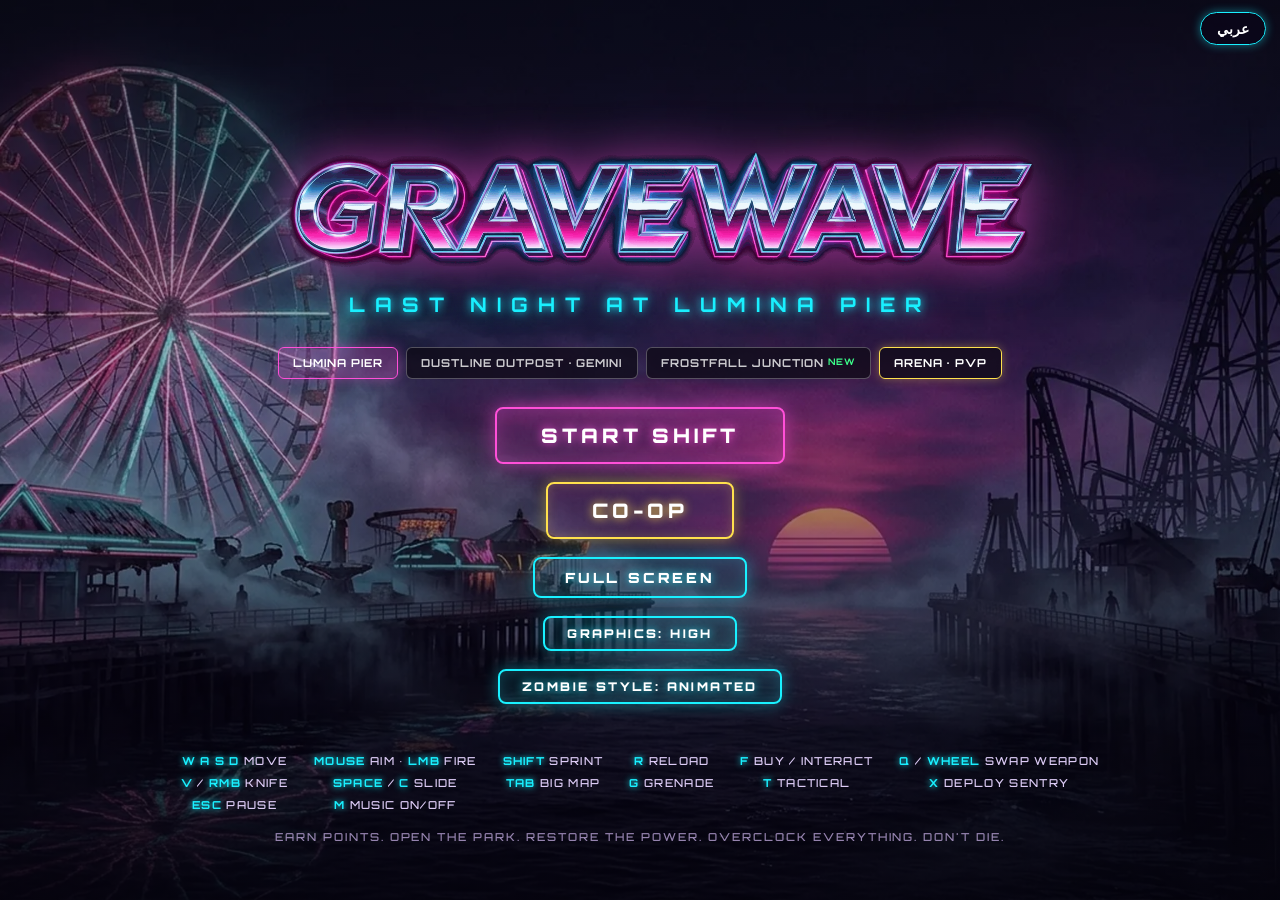
<file: index.html>
<!DOCTYPE html>
<html lang="en">
<head>
<meta charset="utf-8">
<meta name="viewport" content="width=device-width, initial-scale=1, maximum-scale=1, user-scalable=no, viewport-fit=cover">
<meta name="theme-color" content="#07040f">
<meta name="mobile-web-app-capable" content="yes">
<meta name="apple-mobile-web-app-capable" content="yes">
<meta name="apple-mobile-web-app-status-bar-style" content="black-translucent">
<meta name="apple-mobile-web-app-title" content="Gravewave">
<link rel="manifest" href="manifest.webmanifest">
<link rel="apple-touch-icon" href="assets/ui/icon_192.png">
<link rel="icon" href="assets/ui/icon_192.png">
<title>GRAVEWAVE — Last Night at Lumina Pier</title>
<link rel="stylesheet" href="css/style.css">
</head>
<body>
<script>
/* If the game can't start (blocked script, old browser, bad network) say so on screen, so a screenshot tells us why. */
(function () {
  var shown = false;
  function show(msg) {
    if (shown || !document.body) return;
    shown = true;
    var d = document.createElement('div');
    d.style.cssText = 'position:fixed;left:0;right:0;top:0;z-index:99;padding:12px 16px;background:#7a0a1c;color:#fff;font:13px/1.5 monospace;white-space:pre-wrap;word-break:break-all';
    d.textContent = 'GRAVEWAVE could not start\n' + msg + '\n(' + navigator.userAgent + ')';
    document.body.appendChild(d);
  }
  window.addEventListener('error', function (e) {
    var t = e.target;
    if (t && t !== window) {
      if (t.tagName === 'SCRIPT') show('Failed to load: ' + t.src); // images and fonts have fallbacks; only a missing script is fatal
    } else show((e.message || 'error') + (e.filename ? '\n' + e.filename + ':' + e.lineno : ''));
  }, true);
  window.addEventListener('unhandledrejection', function (e) { if (!window.GW || !GW.Game) show(String(e.reason)); });
  setTimeout(function () {
    if (!(window.GW && GW.Game)) show('The game files did not finish loading.\nCheck the connection and reload the page.');
  }, 15000);
})();
</script>
<div id="game">
  <canvas id="view"></canvas>
  <div id="vignette"></div>
  <div id="fps" class="hidden"></div>
  <div id="flash"></div>

  <!-- ===================== IN-GAME HUD ===================== -->
  <div id="hud" class="hidden">
    <div id="hud-tl">
      <div id="zone-name"></div>
      <div id="objective"></div>
      <div id="power-status"></div>
      <div id="mates"></div>
    </div>

    <div id="hud-tr">
      <canvas id="minimap" width="288" height="225"></canvas>
      <div id="minimap-legend">MAP · TAB</div>
    </div>

    <div id="bigmap-wrap" class="hidden"><canvas id="bigmap" width="864" height="648"></canvas></div>

    <div id="powerups"></div>

    <img id="boss-card" alt="">
    <div id="boss">
      <div id="boss-name">THE HEADLINER</div>
      <div id="boss-bar"><div id="boss-fill"></div><i></i><i></i></div>
      <div id="boss-phase"></div>
    </div>

    <div id="announce">
      <div id="announce-main"></div>
      <div id="announce-sub"></div>
    </div>

    <div id="prompt"></div>

    <div id="hud-bl">
      <div id="perks"></div>
      <div id="vitals">
        <div id="armor" class="off">
          <span class="vital-label">ARM</span>
          <div id="armor-bar"><div id="armor-fill"></div></div>
          <span id="armor-num">0</span>
        </div>
        <div id="health">
          <span class="vital-label">HP</span>
          <div id="health-bar"><div id="health-fill"></div></div>
          <span id="health-num">100</span>
          <span id="regen-tag">REGEN</span>
        </div>
        <div id="stamina">
          <span class="vital-label">RUN</span>
          <div id="stamina-bar"><div id="stamina-fill"></div></div>
        </div>
      </div>
      <canvas id="round" width="260" height="120"></canvas>
    </div>

    <div id="hud-br">
      <div id="score-pops"></div>
      <div id="points">500</div>
      <div id="weapon-name"></div>
      <canvas id="weapon-icon" width="220" height="64"></canvas>
      <div id="ammo"><span id="clip">8</span><span id="ammo-sep">/</span><span id="reserve">80</span></div>
      <div id="ammo-hint"></div>
      <div id="sub-row">
        <div id="sentry-tag">X SENTRY</div>
        <div id="tactical"></div>
        <div id="grenades"></div>
        <div id="slots"></div>
      </div>
    </div>
  </div>

  <!-- ===================== TOUCH CONTROLS (phones / tablets) ===================== -->
  <div id="touch">
    <svg id="tb-icons" xmlns="http://www.w3.org/2000/svg" width="0" height="0" aria-hidden="true" focusable="false" style="position:absolute;width:0;height:0;overflow:hidden">
      <defs>
        <!-- on-screen button icons: hand drawn on a 24-unit grid, white strokes; the buttons colour them (currentColor) -->
        <symbol id="i-knife" viewBox="0 0 24 24"><path d="M9.6 12.2 18.4 3.6c.8-.6 1.6-.7 2.4-.6.1.8 0 1.6-.6 2.4l-7.6 9.6z" fill="currentColor" fill-opacity=".3"/><path d="M9.6 12.2 18.4 3.6c.8-.6 1.6-.7 2.4-.6.1.8 0 1.6-.6 2.4l-7.6 9.6z"/><path d="m11.8 12.4 6.6-6.8" stroke-width="1.2" opacity=".75"/><path d="m7.6 10.6 5.8 5.8"/><path d="M10.4 13.6 5 19" stroke-width="3.6"/><circle cx="4.2" cy="19.8" r="1.2" fill="currentColor"/></symbol>
        <symbol id="i-nade" viewBox="0 0 24 24"><ellipse cx="11.5" cy="15" rx="6.2" ry="6.6" fill="currentColor" fill-opacity=".22"/><ellipse cx="11.5" cy="15" rx="6.2" ry="6.6"/><path d="M5.6 13h11.8M5.6 17h11.8M11.5 8.6v13" stroke-width="1.4"/><path d="M9 8.6V6.4h5v2.2"/><path d="M14 6.4c3.6-.4 5.4 1.4 5.6 5.2"/><circle cx="7.6" cy="4.6" r="2"/><path d="M9.4 5.4 10 6.4"/></symbol>
        <symbol id="i-cryo" viewBox="0 0 24 24"><path d="M12 2.5v19M3.8 7.2l16.4 9.6M3.8 16.8l16.4-9.6"/><path d="m9.4 3.8 2.6 2.4 2.6-2.4M9.4 20.2l2.6-2.4 2.6 2.4M4 10.6l3.4-1 .8-3.4M20 13.4l-3.4 1-.8 3.4M4 13.4l3.4 1 .8 3.4M20 10.6l-3.4-1-.8-3.4" stroke-width="1.6"/></symbol>
        <symbol id="i-lure" viewBox="0 0 24 24"><circle cx="12" cy="12" r="2.6" fill="currentColor"/><path d="M8.2 8.2a5.4 5.4 0 0 0 0 7.6M15.8 8.2a5.4 5.4 0 0 1 0 7.6M5.2 5.2a9.6 9.6 0 0 0 0 13.6M18.8 5.2a9.6 9.6 0 0 1 0 13.6"/></symbol>
        <symbol id="i-bubble" viewBox="0 0 24 24"><path d="M3.5 18.5a8.5 8.5 0 0 1 17 0z" fill="currentColor" fill-opacity=".22"/><path d="M3.5 18.5a8.5 8.5 0 0 1 17 0M2 18.5h20"/><path d="M7.4 13.2a5.4 5.4 0 0 1 3.4-3.2" stroke-width="1.6"/></symbol>
        <symbol id="i-tac" viewBox="0 0 24 24"><rect x="7.5" y="7" width="9" height="13" rx="2"/><path d="M10 7V4.5h4V7M7.5 11.5h9M7.5 15.5h9"/></symbol>
        <symbol id="i-dash" viewBox="0 0 24 24"><path d="m4.5 5.5 6.5 6.5-6.5 6.5M12.5 5.5 19 12l-6.5 6.5" stroke-width="2.8"/></symbol>
        <symbol id="i-reload" viewBox="0 0 24 24"><path d="M19.4 12.6a7.5 7.5 0 1 1-2.3-6.1"/><path d="M18.6 2.8v4.6H14"/><path d="M10.5 16v-4.6c0-1.3.6-2.5 1.5-3.1.9.6 1.5 1.8 1.5 3.1V16z" fill="currentColor" stroke-width="1"/></symbol>
        <symbol id="i-swap" viewBox="0 0 24 24"><path d="M4 8h15M15.5 4.5 19 8l-3.5 3.5M20 16H5M8.5 12.5 5 16l3.5 3.5"/></symbol>
        <symbol id="i-sentry" viewBox="0 0 24 24"><rect x="6.5" y="9.5" width="10" height="6.5" rx="2" fill="currentColor" fill-opacity=".22"/><rect x="6.5" y="9.5" width="10" height="6.5" rx="2"/><path d="M16.5 12.7h5M2.5 5.5h7M13.5 5.5h7M8 9.5 6 5.5M15 9.5l2-4"/><path d="M8.5 19.5h6" stroke-dasharray="2 2"/><circle cx="10" cy="12.7" r="1" fill="currentColor"/></symbol>
        <symbol id="i-hand" viewBox="0 0 24 24"><path d="M7.5 12.5V8a1.5 1.5 0 0 1 3 0v3.5V5.5a1.5 1.5 0 0 1 3 0v6V6.8a1.5 1.5 0 0 1 3 0v5.2-2.4a1.5 1.5 0 0 1 3 0v5c0 4-2.6 6.8-6.6 6.8h-1c-2.4 0-3.8-1-5-2.8l-2.6-4a1.5 1.5 0 0 1 2.4-1.8z" fill="currentColor" fill-opacity=".18"/></symbol>
        <symbol id="i-run" viewBox="0 0 24 24"><circle cx="15.6" cy="4.2" r="2.1" fill="currentColor" stroke="none"/><path d="m13.8 8.2-3 6.2M13.4 8.6l3.4 3 2.8-.4M13.6 8.4l-4.4.2-2.2 3M10.8 14.4l3.6 2.4-1.2 4.6M10.8 14.4l-2.6 3.8-4.4.4" stroke-width="2.3"/><path d="M1.5 9h3M2.5 12.5h2.5" stroke-width="1.5" opacity=".7"/></symbol>
        <symbol id="i-pause" viewBox="0 0 24 24"><rect x="6.5" y="5" width="3.8" height="14" rx="1.2" fill="currentColor" stroke="none"/><rect x="13.7" y="5" width="3.8" height="14" rx="1.2" fill="currentColor" stroke="none"/></symbol>
        <symbol id="i-expand" viewBox="0 0 24 24"><path d="M4 9.5V4h5.5M20 9.5V4h-5.5M4 14.5V20h5.5M20 14.5V20h-5.5M4 4l5 5M20 4l-5 5M4 20l5-5M20 20l-5-5"/></symbol>
        <symbol id="i-lock" viewBox="0 0 24 24"><rect x="5" y="10.5" width="14" height="10" rx="2" fill="currentColor" stroke="none"/><path d="M8 10.5V7.5a4 4 0 0 1 8 0v3" stroke-width="2.6"/></symbol>
      </defs>
    </svg>
    <div id="stick-l" class="stick-zone"><div class="stick-base"></div><div class="stick-knob"></div></div>
    <div id="stick-r" class="stick-zone"><div class="stick-base"></div><div class="stick-knob"></div></div>
    <!-- on-screen buttons are pictures (the icons above); a badge shows what is left to throw -->
    <div class="tbtns">
      <button id="tb-use" class="tbtn big" data-key="KeyF" aria-label="use / buy"><svg class="ico"><use href="#i-hand"/></svg><span class="tb-lbl">USE</span></button>
      <button id="tb-reload" class="tbtn" data-key="KeyR" aria-label="reload"><svg class="ico"><use href="#i-reload"/></svg></button>
      <button id="tb-swap" class="tbtn" data-key="KeyQ" aria-label="swap weapon"><svg class="ico"><use href="#i-swap"/></svg></button>
      <button id="tb-nade" class="tbtn" data-key="KeyG" data-throw="1" aria-label="grenade"><svg class="ico"><use href="#i-nade"/></svg><b class="tb-n" id="tb-nade-n"></b></button>
      <button id="tb-tac" class="tbtn" data-key="KeyT" data-throw="1" aria-label="tactical grenade"><svg class="ico"><use id="tb-tac-ico" href="#i-tac"/></svg><b class="tb-n" id="tb-tac-n"></b></button>
      <button id="tb-knife" class="tbtn" data-key="KeyV" aria-label="knife"><svg class="ico"><use href="#i-knife"/></svg></button>
      <button id="tb-sentry" class="tbtn hidden" data-key="KeyX" aria-label="place sentry"><svg class="ico"><use href="#i-sentry"/></svg></button>
      <button id="tb-dash" class="tbtn" data-key="Space" aria-label="slide"><svg class="ico"><use href="#i-dash"/></svg></button>
    </div>
    <!-- sprint lock: tap once to keep running, tap again (or stop, or run out of breath) to walk -->
    <button id="tb-sprint" class="tbtn" aria-label="sprint" aria-pressed="false"><svg class="ico"><use href="#i-run"/></svg><b class="tb-n tb-lock"><svg class="ico"><use href="#i-lock"/></svg></b></button>
    <button id="tb-pause" class="tbtn small" data-key="Escape" aria-label="pause"><svg class="ico"><use href="#i-pause"/></svg></button>
    <button id="tb-map" aria-label="big map"><svg class="ico"><use href="#i-expand"/></svg></button>
    <!-- button layout editor (phones): drag buttons, change their size and see-through -->
    <div id="tb-editor">
      <div id="ed-name">Drag a button to move it</div>
      <div class="ed-row">
        <span class="ed-label">SIZE</span><button id="ed-small" class="ed-btn">−</button><button id="ed-big" class="ed-btn">+</button>
        <span class="ed-label">SEE-THROUGH</span><button id="ed-fade" class="ed-btn">−</button><button id="ed-solid" class="ed-btn">+</button>
        <button id="ed-reset" class="ed-btn wide">RESET</button>
        <button id="ed-done" class="ed-btn wide on">DONE</button>
      </div>
    </div>
  </div>
  <div id="rotate"><div>⟳</div><p>Turn your phone sideways to play</p></div>

  <!-- ===================== TITLE SCREEN ===================== -->
  <div id="menu" class="screen">
    <button id="btn-lang" class="lang-btn">عربي</button>
    <div class="title-wrap">
      <div class="title-sun"></div>
      <h1 class="title">GRAVEWAVE</h1>
      <div class="subtitle">LAST NIGHT AT LUMINA PIER</div>
    </div>
    <div id="map-pick">
      <button id="map-lumina" class="map-btn on">LUMINA PIER</button>
      <button id="map-gemini" class="map-btn">DUSTLINE OUTPOST · GEMINI</button>
      <button id="map-frostfall" class="map-btn">FROSTFALL JUNCTION <span style="color:#3dff8b;font-size:9px;vertical-align:top">NEW</span></button>
      <a id="map-arena" class="map-btn" href="arena.html">ARENA · PVP</a>
    </div>
    <button id="btn-start" class="neon-btn">START SHIFT</button>
    <button id="btn-coop" class="neon-btn coop">CO-OP</button>
    <button id="btn-full" class="neon-btn alt hidden">FULL SCREEN</button>
    <div id="ios-tip" class="hidden">
      <b class="only-en">Full screen on iPhone</b>
      <span class="only-en">Tap <i class="share-ico"></i> Share, then <b>Add to Home Screen</b>, and open GRAVEWAVE from its icon.</span>
      <b class="only-ar">شاشة كاملة في الآيفون</b>
      <span class="only-ar">اضغط زر المشاركة <i class="share-ico"></i> ثم «إضافة إلى الشاشة الرئيسية»، وافتح اللعبة من الأيقونة.</span>
    </div>
    <div class="touch-row">
      <button class="neon-btn alt small-btn aim-toggle">FIRE: DRAG TO SHOOT</button>
      <button class="neon-btn alt small-btn touch-only btn-layout">BUTTONS</button>
      <button class="neon-btn alt small-btn gfx-toggle">GRAPHICS: HIGH</button>
    </div>
    <div class="touch-row">
      <button class="neon-btn alt small-btn zstyle-toggle">ZOMBIE STYLE: ANIMATED</button>
    </div>
    <div class="touch-hint">Left thumb: move (push past the ring, or tap the runner to lock sprint on) · Right thumb: aim and shoot · » slides · Tap the map to enlarge it</div>
    <div id="best"></div>
    <div class="controls">
      <div><b>W A S D</b> move</div>
      <div><b>MOUSE</b> aim &middot; <b>LMB</b> fire</div>
      <div><b>SHIFT</b> sprint</div>
      <div><b>R</b> reload</div>
      <div><b>F</b> buy / interact</div>
      <div><b>Q</b> / <b>WHEEL</b> swap weapon</div>
      <div><b>V</b> / <b>RMB</b> knife</div>
      <div><b>SPACE</b> / <b>C</b> slide</div>
      <div><b>TAB</b> big map</div>
      <div><b>G</b> grenade</div>
      <div><b>T</b> tactical</div>
      <div><b>X</b> deploy sentry</div>
      <div><b>ESC</b> pause</div>
      <div><b>M</b> music on/off</div>
    </div>
    <div class="tip">Earn points. Open the park. Restore the power. Overclock everything. Don't die.</div>
  </div>

  <!-- ===================== CO-OP LOBBY ===================== -->
  <div id="lobby" class="screen hidden">
    <h2 class="screen-head">CO-OP</h2>
    <div class="lobby-sub">Up to 4 players against the horde</div>
    <div id="lobby-pick">
      <div id="server-pick">
        <button id="srv-online" class="srv-btn">ONLINE · FROM ANYWHERE</button>
        <button id="srv-home" class="srv-btn">HOME · SAME WI-FI</button>
      </div>
      <div id="srv-note" class="srv-note"></div>
      <div id="home-row" class="join-row hidden">
        <input id="home-addr" maxlength="40" placeholder="192.168.1.5" autocomplete="off" autocorrect="off" autocapitalize="off" spellcheck="false" inputmode="url">
        <button id="btn-home-go" class="neon-btn alt">GO</button>
      </div>
      <div id="room-actions">
      <button id="btn-host" class="neon-btn">CREATE ROOM</button>
      <div class="join-row">
        <input id="join-code" maxlength="4" placeholder="CODE" autocomplete="off" autocorrect="off" autocapitalize="characters" spellcheck="false" inputmode="text">
        <button id="btn-join" class="neon-btn alt">JOIN</button>
      </div>
      </div>
    </div>
    <div id="lobby-room" class="hidden">
      <div class="room-label">ROOM CODE</div>
      <div id="room-code">----</div>
      <div id="room-players"></div>
      <div id="room-hint" class="dim"></div>
      <button id="btn-coop-start" class="neon-btn">START GAME</button>
      <div id="room-wait" class="dim"></div>
    </div>
    <div id="lobby-msg"></div>
    <button id="btn-lobby-back" class="neon-btn alt small-btn">BACK</button>
  </div>

  <!-- ===================== PAUSE ===================== -->
  <div id="pause" class="screen hidden">
    <h2 class="screen-head">PAUSED</h2>
    <div class="sliders">
      <label>MUSIC <input id="vol-music" type="range" min="0" max="100" value="55"></label>
      <label>SFX <input id="vol-sfx" type="range" min="0" max="100" value="85"></label>
    </div>
    <label class="opt"><input id="opt-fps" type="checkbox"> SHOW FPS <span class="dim">(F3)</span></label>
    <div class="touch-row">
      <button class="neon-btn alt small-btn aim-toggle">FIRE: DRAG TO SHOOT</button>
      <button class="neon-btn alt small-btn touch-only btn-layout">BUTTONS</button>
      <button class="neon-btn alt small-btn gfx-toggle">GRAPHICS: HIGH</button>
    </div>
    <div class="touch-row">
      <button class="neon-btn alt small-btn zstyle-toggle">ZOMBIE STYLE: ANIMATED</button>
    </div>
    <button id="btn-resume" class="neon-btn">RESUME</button>
    <button id="btn-restart" class="neon-btn alt">RESTART</button>
    <div class="controls small">
      <div><b>F</b> buy / interact</div><div><b>R</b> reload</div><div><b>Q</b> swap</div>
      <div><b>V</b> knife</div><div><b>G</b> grenade</div><div><b>SHIFT</b> sprint</div>
      <div><b>T</b> tactical</div><div><b>X</b> deploy sentry</div><div><b>M</b> music</div>
    </div>
  </div>

  <!-- ===================== OVERCLOCKER: CHOOSE AN AMMO MOD ===================== -->
  <div id="modpick" class="screen hidden">
    <h2 class="screen-head">CHOOSE AN AMMO MOD</h2>
    <div class="lobby-sub">Your weapon is overclocked. Pick what its rounds do.</div>
    <div id="modpick-list"></div>
    <button class="neon-btn alt small-btn" onclick="GW.Game.closeModPick(null)">LATER</button>
  </div>

  <!-- ===================== GAME OVER ===================== -->
  <div id="gameover" class="screen hidden">
    <h2 class="screen-head red">GAME OVER</h2>
    <div id="go-round"></div>
    <div id="go-stats"></div>
    <button id="btn-again" class="neon-btn">PLAY AGAIN</button>
  </div>
</div>

<script src="js/utils.js"></script>
<script src="js/config.js"></script>
<script src="js/i18n.js"></script>
<script src="js/art.js"></script>
<script src="js/assets.js"></script>
<script src="js/audio.js"></script>
<script src="js/input.js"></script>
<script src="js/touch.js"></script>
<script src="js/map.js"></script>
<script src="js/mapart.js"></script>
<script src="js/map_gemini.js"></script>
<script src="js/map_frostfall.js"></script>
<script src="js/fx.js"></script>
<script src="js/weapons.js"></script>
<script src="js/zombies.js"></script>
<script src="js/boss.js"></script>
<script src="js/director.js"></script>
<script src="js/player.js"></script>
<script src="js/gadgets.js"></script>
<script src="js/allies.js"></script>
<script src="js/facilities.js"></script>
<script src="js/interact.js"></script>
<script src="js/quest_frostfall.js"></script>
<script src="js/render.js"></script>
<script src="js/hud.js"></script>
<script src="js/perf.js"></script>
<script src="js/game.js"></script>
<script src="js/net.js"></script>
</body>
</html>
</file>
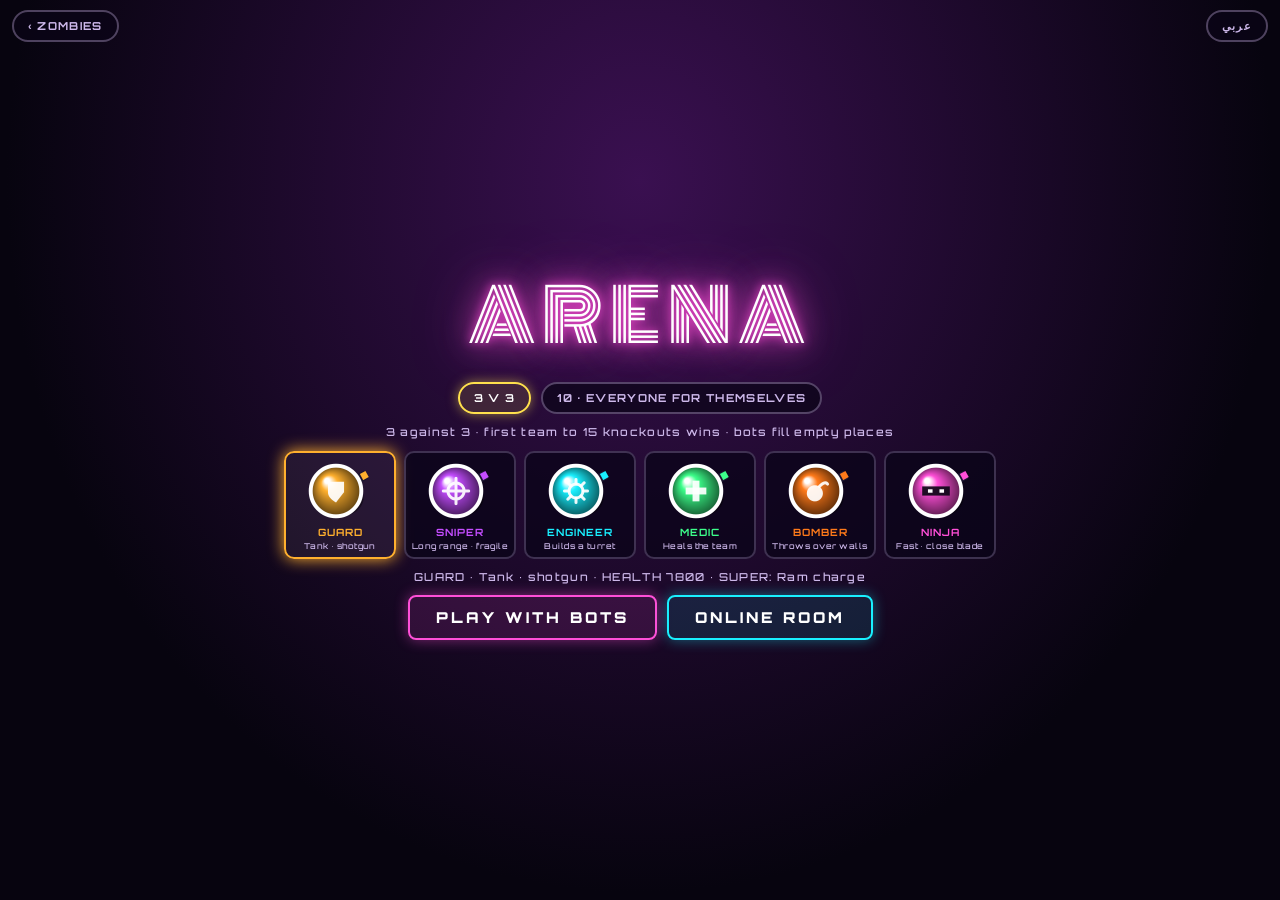
<file: arena.html>
<!DOCTYPE html>
<html lang="en">
<head>
<meta charset="utf-8">
<meta name="viewport" content="width=device-width, initial-scale=1, maximum-scale=1, user-scalable=no, viewport-fit=cover">
<meta name="theme-color" content="#07040f">
<meta name="mobile-web-app-capable" content="yes">
<meta name="apple-mobile-web-app-capable" content="yes">
<meta name="apple-mobile-web-app-status-bar-style" content="black-translucent">
<meta name="apple-mobile-web-app-title" content="Gravewave Arena">
<link rel="manifest" href="manifest.webmanifest">
<link rel="apple-touch-icon" href="assets/ui/icon_192.png">
<link rel="icon" href="assets/ui/icon_192.png">
<title>GRAVEWAVE ARENA</title>
<link rel="stylesheet" href="css/arena.css">
</head>
<body>
<script>
/* If the arena can't start, say so on screen. Errors from other sites' scripts (an app's own browser, extensions) are ignored. */
(function () {
  var shown = false;
  function show(msg) {
    if (shown || !document.body) return;
    shown = true;
    var d = document.createElement('div');
    d.style.cssText = 'position:fixed;left:0;right:0;top:0;z-index:99;padding:12px 16px;background:#7a0a1c;color:#fff;font:13px/1.5 monospace;white-space:pre-wrap';
    d.textContent = 'ARENA could not start\n' + msg;
    document.body.appendChild(d);
  }
  window.addEventListener('error', function (e) {
    var t = e.target;
    if (t && t !== window) { if (t.tagName === 'SCRIPT') show('Failed to load: ' + t.src); }
    else if (e.filename && e.filename.indexOf(location.host) >= 0 && !(window.GW && GW.AC && GW.AC.ready)) show((e.message || 'error') + '\n' + e.filename + ':' + e.lineno);
  }, true);
})();
</script>
<div id="game">
  <canvas id="view"></canvas>

  <!-- in-match HUD -->
  <div id="a-hud" class="hidden">
    <button id="a-leave" class="a-icon">✕</button>
    <div id="a-top"></div>
    <div id="a-feed"></div>
    <div id="a-msg" class="hidden"></div>
  </div>

  <!-- end of match -->
  <div id="a-over" class="a-screen hidden">
    <h2 id="a-over-title" class="a-head">VICTORY</h2>
    <div id="a-over-sub"></div>
    <div id="a-over-list"></div>
    <div class="a-row">
      <button id="a-again" class="a-btn">PLAY AGAIN</button>
      <button id="a-menu-btn" class="a-btn alt">MENU</button>
    </div>
  </div>

  <!-- title / character select / rooms -->
  <div id="a-menu" class="a-screen">
    <button id="btn-lang" class="a-lang">عربي</button>
    <a id="a-back" class="a-lang a-left" href="index.html">‹ ZOMBIES</a>
    <h1 class="a-title">ARENA</h1>
    <div class="a-row" id="a-modes">
      <button class="a-mode on" data-mode="team">3 V 3</button>
      <button class="a-mode" data-mode="ffa">10 · EVERYONE FOR THEMSELVES</button>
    </div>
    <div id="a-mode-note" class="a-note"></div>
    <div id="a-chars"></div>
    <div id="a-char-info" class="a-note"></div>
    <div class="a-row" id="a-play-row">
      <button id="a-solo" class="a-btn">PLAY WITH BOTS</button>
      <button id="a-online" class="a-btn alt">ONLINE ROOM</button>
    </div>
    <div id="a-room" class="hidden">
      <div id="a-room-pick" class="a-row">
        <button id="a-create" class="a-btn small">CREATE ROOM</button>
        <input id="a-code" maxlength="4" placeholder="CODE" autocomplete="off" autocorrect="off" autocapitalize="characters" spellcheck="false">
        <button id="a-join" class="a-btn small alt">JOIN</button>
      </div>
      <div id="a-room-in" class="hidden">
        <div class="a-note">ROOM CODE</div>
        <div id="a-room-code">----</div>
        <div id="a-room-players"></div>
        <div class="a-row">
          <button id="a-start" class="a-btn">START MATCH</button>
          <button id="a-room-leave" class="a-btn small alt">LEAVE</button>
        </div>
        <div id="a-room-wait" class="a-note"></div>
      </div>
      <div id="a-room-msg" class="a-note"></div>
    </div>
  </div>
</div>

<script src="js/utils.js"></script>
<script src="js/i18n.js"></script>
<script src="js/audio.js"></script>
<script src="js/arena/core.js"></script>
<script src="js/arena/sim.js"></script>
<script src="js/arena/controls.js"></script>
<script src="js/arena/draw.js"></script>
<script src="js/arena/client.js"></script>
<script src="js/arena/ui.js"></script>
</body>
</html>
</file>
<file: css/style.css>
/* Fonts are served from this site (no third-party host), so the game starts even where Google is slow or blocked.
   Orbitron and Monoton: SIL Open Font License 1.1 (see fonts/LICENSE-*.txt). */
@font-face { font-family: "Orbitron"; font-weight: 500; font-style: normal; font-display: swap; src: url("../fonts/orbitron-latin-500-normal.woff2") format("woff2"); }
@font-face { font-family: "Orbitron"; font-weight: 700; font-style: normal; font-display: swap; src: url("../fonts/orbitron-latin-700-normal.woff2") format("woff2"); }
@font-face { font-family: "Orbitron"; font-weight: 900; font-style: normal; font-display: swap; src: url("../fonts/orbitron-latin-900-normal.woff2") format("woff2"); }
@font-face { font-family: "Monoton"; font-weight: 400; font-style: normal; font-display: swap; src: url("../fonts/monoton-latin-400-normal.woff2") format("woff2"); }

:root {
  color-scheme: dark;
  --pink: #ff4fd8;
  --cyan: #19f0ff;
  --yellow: #ffe14d;
  --red: #ff3b4e;
  --purple: #a855ff;
  --ink: #07040f;
  --font: "Orbitron", "Cairo", "Tajawal", "Tahoma", "Arial", "Segoe UI", sans-serif;
  --display: "Monoton", "Orbitron", "Trebuchet MS", sans-serif;
}

* { box-sizing: border-box; }

html, body {
  margin: 0;
  height: 100%;
  background: var(--ink);
  overflow: hidden;
  font-family: var(--font);
  color: #fff;
  user-select: none;
  -webkit-user-select: none;
}

#game { position: fixed; inset: 0; overflow: hidden; }
#view { position: absolute; inset: 0; width: 100%; height: 100%; display: block; }
#game.playing #view { cursor: none; }
.hidden { display: none !important; }

/* ---------- full-screen feedback layers ---------- */
#vignette, #flash { position: absolute; inset: 0; pointer-events: none; }
#vignette {
  background: radial-gradient(ellipse at center, rgba(255, 0, 40, 0) 38%, rgba(255, 0, 40, 0.55) 100%);
  opacity: 0;
  transition: opacity 0.12s linear;
}
#vignette.pulse { animation: lowhp 0.9s ease-in-out infinite; }
@keyframes lowhp { 0%, 100% { filter: brightness(1); } 50% { filter: brightness(1.6); } }
#flash { background: #fff; opacity: 0; }
/* frame-rate readout (F3 / SHOW FPS): one small pill at the bottom centre, where no HUD lives on phones or desktop.
   The dot says how it's going against the target (60, or the 30 fps battery-saver cap): green fine, yellow a bit slow, red really slow. */
#fps {
  position: absolute; left: 50%; bottom: max(4px, env(safe-area-inset-bottom, 0px)); transform: translateX(-50%); margin: 0; padding: 2px 9px 2px 7px;
  display: flex; align-items: center; gap: 5px; pointer-events: none; white-space: nowrap; z-index: 5; direction: ltr;
  font: 700 10px/1.5 ui-monospace, Menlo, Consolas, monospace; letter-spacing: 0.04em; color: rgba(233, 217, 255, 0.85);
  background: rgba(4, 2, 12, 0.5); border: 1px solid rgba(255, 255, 255, 0.12); border-radius: 10px;
}
#fps b { color: #fff; font-weight: 800; }
#fps span, #fps b { unicode-bidi: isolate; } /* keeps "MAX 30" and "RES 85%" in order when the words are Arabic */
#fps .fps-dot { width: 7px; height: 7px; border-radius: 50%; background: #3dff8b; box-shadow: 0 0 6px #3dff8b; }
#fps .fps-dim { opacity: 0.6; }
#fps.slow .fps-dot { background: #ffe14d; box-shadow: 0 0 6px #ffe14d; }
#fps.bad .fps-dot { background: #ff3b4e; box-shadow: 0 0 6px #ff3b4e; }
#fps.bad b { color: #ff7a88; }
#game:not(.playing) #fps { display: none; } /* menus have buttons down there */
.opt { display: flex; align-items: center; gap: 8px; font-size: 12px; letter-spacing: 0.2em; cursor: pointer; }
.opt input { pointer-events: auto; accent-color: var(--pink); width: 16px; height: 16px; }
.opt .dim { opacity: 0.55; }

/* ---------- HUD ---------- */
#hud { position: absolute; inset: 0; pointer-events: none; text-transform: uppercase; letter-spacing: 0.08em; }

#hud-tl { position: absolute; left: 22px; top: 18px; }
#zone-name {
  font-size: 20px; font-weight: 900; color: var(--cyan);
  text-shadow: 0 0 6px var(--cyan), 0 0 18px rgba(25, 240, 255, 0.6);
}
#objective { margin-top: 6px; font-size: 11px; color: #e9d9ff; opacity: 0.85; max-width: 340px; line-height: 1.5; }
#objective::before { content: "▸ "; color: var(--yellow); }
#power-status { margin-top: 5px; font-size: 10px; font-weight: 700; color: #c8ff3a; text-shadow: 0 0 8px rgba(200, 255, 58, 0.6); opacity: 0.9; }

#hud-tr { position: absolute; right: 20px; top: 16px; text-align: right; }
#minimap {
  width: 192px; height: 150px; border: 1px solid rgba(255, 79, 216, 0.7);
  box-shadow: 0 0 12px rgba(255, 79, 216, 0.45), inset 0 0 18px rgba(0, 0, 0, 0.8);
  background: rgba(6, 3, 16, 0.72); border-radius: 4px;
}
#minimap-legend { font-size: 9px; color: var(--pink); opacity: 0.8; margin-top: 3px; }
#minimap { cursor: pointer; pointer-events: auto; }
#bigmap-wrap { position: absolute; left: 50%; top: 50%; transform: translate(-50%, -50%); pointer-events: none; z-index: 3; }
#bigmap-wrap.hidden { display: none; }
#bigmap {
  display: block; width: min(76vw, 92vh * 1.333); height: auto; aspect-ratio: 4 / 3; border: 2px solid rgba(255, 79, 216, 0.8); border-radius: 8px;
  background: rgba(6, 3, 16, 0.86); box-shadow: 0 0 24px rgba(255, 79, 216, 0.5), inset 0 0 30px rgba(0, 0, 0, 0.8);
}

#powerups { position: absolute; top: 18px; left: 50%; transform: translateX(-50%); display: flex; gap: 12px; }
.pu-timer {
  display: flex; align-items: center; gap: 8px; padding: 5px 12px 5px 6px; border-radius: 20px;
  background: rgba(8, 4, 20, 0.75); border: 1px solid currentColor; font-size: 12px; font-weight: 700;
  box-shadow: 0 0 12px currentColor; text-shadow: 0 0 8px currentColor;
}
.pu-timer canvas { width: 26px; height: 26px; }
.pu-timer.ending { animation: blink 0.4s steps(2) infinite; }
@keyframes blink { 50% { opacity: 0.25; } }

#boss { position: absolute; top: 62px; left: 50%; transform: translateX(-50%); width: min(520px, 60vw); text-align: center; display: none; }
#boss.on { display: block; }
#boss-name { font-size: 15px; font-weight: 900; letter-spacing: 0.35em; color: #fff; text-shadow: 0 0 8px var(--red), 0 0 22px var(--red); }
#boss-bar { position: relative; height: 12px; margin-top: 5px; border-radius: 3px; overflow: hidden; background: rgba(10, 5, 24, 0.85);
  border: 1px solid rgba(255, 59, 78, 0.9); box-shadow: 0 0 14px rgba(255, 59, 78, 0.55); }
#boss-fill { height: 100%; width: 100%; background: linear-gradient(90deg, #ff3b4e, #ff7a1a 60%, #ffd426); transition: width 0.15s linear; }
#boss-bar i { position: absolute; top: 0; bottom: 0; width: 2px; background: rgba(10, 5, 24, 0.9); left: 33%; }
#boss-bar i + i { left: 66%; }
#boss-phase { margin-top: 4px; font-size: 9px; font-weight: 700; letter-spacing: 0.18em; color: #ffb14d; text-shadow: 0 0 8px rgba(255, 177, 77, 0.6); }
#boss.stunned #boss-phase { color: var(--yellow); animation: blink 0.4s steps(2) infinite; }
#announce { position: absolute; top: 19%; left: 0; right: 0; text-align: center; opacity: 0; }
#announce.show { animation: announce 3.2s ease-out forwards; }
#announce-main {
  font-size: clamp(26px, 4.4vw, 54px); font-weight: 900; color: #fff;
  text-shadow: 0 0 8px var(--pink), 0 0 24px var(--pink), 0 0 60px rgba(255, 79, 216, 0.7);
}
#announce-sub { margin-top: 8px; font-size: clamp(11px, 1.3vw, 16px); color: var(--cyan); text-shadow: 0 0 10px var(--cyan); }
@keyframes announce {
  0% { opacity: 0; transform: scale(1.35); letter-spacing: 0.4em; }
  10% { opacity: 1; transform: scale(1); letter-spacing: 0.08em; }
  78% { opacity: 1; }
  100% { opacity: 0; transform: translateY(-14px); }
}

#prompt {
  position: absolute; left: 50%; bottom: 23%; transform: translateX(-50%);
  font-size: 15px; font-weight: 700; white-space: nowrap; padding: 9px 18px; border-radius: 6px;
  background: rgba(8, 4, 20, 0.72); border: 1px solid rgba(25, 240, 255, 0.5);
  text-shadow: 0 0 8px rgba(25, 240, 255, 0.8); box-shadow: 0 0 18px rgba(25, 240, 255, 0.25);
  opacity: 0; transition: opacity 0.1s;
}
#prompt.show { opacity: 1; }
#prompt.deny { border-color: var(--red); box-shadow: 0 0 22px rgba(255, 59, 78, 0.7); animation: shake 0.25s; }
#prompt .key {
  display: inline-block; min-width: 24px; padding: 2px 7px; margin: 0 3px; border-radius: 4px; text-align: center;
  background: var(--cyan); color: #04121a; text-shadow: none; box-shadow: 0 0 10px var(--cyan);
}
#prompt .cost { color: var(--yellow); text-shadow: 0 0 8px var(--yellow); margin-left: 4px; }
#prompt .cost.poor { color: var(--red); text-shadow: 0 0 8px var(--red); }
#prompt .dim { opacity: 0.7; font-weight: 500; }
@keyframes shake {
  0%, 100% { transform: translateX(-50%); } 25% { transform: translateX(calc(-50% - 7px)); } 75% { transform: translateX(calc(-50% + 7px)); }
}

/* bottom-left: perks, vitals, round */
#hud-bl { position: absolute; left: 22px; bottom: 14px; }
#perks { display: flex; gap: 8px; min-height: 44px; margin-bottom: 8px; }
#perks canvas { width: 44px; height: 44px; filter: drop-shadow(0 0 6px rgba(255, 255, 255, 0.45)); animation: perkpop 0.5s cubic-bezier(0.2, 2.2, 0.4, 1); }
@keyframes perkpop { from { transform: scale(0.2) rotate(-25deg); opacity: 0; } to { transform: none; opacity: 1; } }

#vitals { width: 250px; }
#health, #stamina { display: flex; align-items: center; gap: 8px; }
.vital-label { font-size: 10px; font-weight: 700; width: 28px; color: #f5dcff; opacity: 0.85; }
#health-bar, #stamina-bar { position: relative; flex: 1; border-radius: 3px; background: rgba(10, 5, 24, 0.8); overflow: hidden; }
#health-bar { height: 13px; border: 1px solid rgba(255, 79, 216, 0.8); box-shadow: 0 0 10px rgba(255, 79, 216, 0.45); }
#health-fill { height: 100%; width: 100%; background: linear-gradient(90deg, #ff2b6a, #ff4fd8 55%, #19f0ff); transition: width 0.12s linear; }
#health.low #health-fill { background: linear-gradient(90deg, #ff0030, #ff3b4e); }
#health.regen #health-fill { animation: regen 0.5s linear infinite; }
@keyframes regen { 50% { filter: brightness(1.7); } }
#health-num { font-size: 12px; font-weight: 700; width: 30px; text-align: right; }
#regen-tag { font-size: 9px; font-weight: 700; color: #3dff8b; text-shadow: 0 0 8px #3dff8b; opacity: 0; width: 44px; }
#health.regen #regen-tag { opacity: 1; animation: blink 0.5s steps(2) infinite; }
#stamina { margin-top: 5px; }
#armor { display: flex; align-items: center; gap: 8px; margin-bottom: 5px; }
#armor.off { visibility: hidden; }
#armor-bar { position: relative; flex: 1; height: 8px; border-radius: 3px; background: rgba(10, 5, 24, 0.8); overflow: hidden;
  border: 1px solid rgba(79, 139, 255, 0.8); box-shadow: 0 0 8px rgba(79, 139, 255, 0.45); margin-right: 52px; }
#armor-fill { height: 100%; width: 0; background: linear-gradient(90deg, #2c5bff, #4f8bff 60%, #a9c6ff); transition: width 0.12s linear; }
#armor-num { font-size: 11px; font-weight: 700; color: #a9c6ff; width: 30px; text-align: right; margin-left: -52px; }
#stamina-bar { height: 5px; border: 1px solid rgba(255, 225, 77, 0.55); margin-right: 90px; }
#stamina-fill { height: 100%; width: 100%; background: var(--yellow); box-shadow: 0 0 8px var(--yellow); }
#round { display: block; margin-top: 4px; width: 260px; height: 120px; }
#round.changing { animation: roundflash 0.55s steps(2) 6; }
@keyframes roundflash { 50% { filter: brightness(4) saturate(0); } }

/* bottom-right: points, weapon, ammo */
#hud-br { position: absolute; right: 24px; bottom: 16px; text-align: right; }
#score-pops { position: absolute; right: 0; bottom: 100%; width: 240px; height: 120px; overflow: visible; }
.score-pop {
  position: absolute; right: 0; bottom: 0; font-size: 15px; font-weight: 700; color: var(--yellow);
  text-shadow: 0 0 8px var(--yellow); animation: scorepop 0.9s ease-out forwards;
}
.score-pop.neg { color: var(--red); text-shadow: 0 0 8px var(--red); }
@keyframes scorepop {
  from { opacity: 1; transform: translate(0, 0); }
  to { opacity: 0; transform: translate(var(--dx, -50px), var(--dy, -70px)); }
}
#points {
  font-size: 34px; font-weight: 900; color: var(--yellow);
  text-shadow: 0 0 6px var(--yellow), 0 0 22px rgba(255, 225, 77, 0.6);
}
#points::before { content: "$ "; font-size: 18px; opacity: 0.75; }
#points.bump { animation: bump 0.18s; }
@keyframes bump { 50% { transform: scale(1.12); } }
#weapon-name { margin-top: 4px; font-size: 13px; font-weight: 700; color: var(--cyan); text-shadow: 0 0 8px var(--cyan); }
#weapon-name.up { color: var(--pink); text-shadow: 0 0 8px var(--pink), 0 0 18px var(--pink); }
#weapon-icon { display: block; margin-left: auto; width: 220px; height: 64px; }
#ammo { font-weight: 900; line-height: 1; }
#clip { font-size: 46px; color: #fff; text-shadow: 0 0 8px var(--cyan), 0 0 22px rgba(25, 240, 255, 0.7); }
#clip.low { color: var(--red); text-shadow: 0 0 8px var(--red), 0 0 22px var(--red); }
#ammo-sep { font-size: 22px; margin: 0 6px; opacity: 0.6; }
#reserve { font-size: 24px; color: #cfeeff; }
#ammo-hint { height: 16px; font-size: 11px; font-weight: 700; color: var(--red); text-shadow: 0 0 8px var(--red); }
#ammo-hint.reloading { color: var(--yellow); text-shadow: 0 0 8px var(--yellow); }
#sub-row { display: flex; justify-content: flex-end; align-items: center; gap: 14px; margin-top: 4px; }
#grenades { display: flex; gap: 5px; }
.nade { width: 11px; height: 14px; border-radius: 5px 5px 6px 6px; background: #3dff8b; box-shadow: 0 0 8px #3dff8b; }
.nade.off { background: transparent; border: 1px solid rgba(61, 255, 139, 0.4); box-shadow: none; }
#slots { display: flex; gap: 5px; }
#tactical { display: flex; align-items: center; gap: 3px; font-size: 12px; font-weight: 900; }
#tactical canvas { width: 22px; height: 22px; }
#tactical.empty { opacity: 0.35; }
#sentry-tag { display: none; font-size: 9px; font-weight: 700; padding: 2px 6px; border-radius: 3px; color: #19f0ff;
  border: 1px solid #19f0ff; box-shadow: 0 0 8px rgba(25, 240, 255, 0.6); animation: blink 1s steps(2) infinite; }
#sentry-tag.on { display: block; }
.slot { font-size: 9px; padding: 2px 6px; border: 1px solid rgba(255, 255, 255, 0.35); border-radius: 3px; opacity: 0.55; }
.slot.on { border-color: var(--cyan); color: var(--cyan); opacity: 1; box-shadow: 0 0 8px rgba(25, 240, 255, 0.6); }

/* ---------- screens ---------- */
.screen {
  position: absolute; inset: 0; display: flex; flex-direction: column; align-items: center; justify-content: center;
  gap: 18px; text-align: center; padding: 20px;
  background: radial-gradient(ellipse at 50% 40%, rgba(40, 8, 60, 0.55), rgba(4, 2, 12, 0.9) 75%);
}
#menu { background: linear-gradient(180deg, rgba(4, 2, 12, 0.72), rgba(20, 4, 36, 0.5) 45%, rgba(4, 2, 12, 0.88)); }
.title-wrap { position: relative; padding: 30px 40px 6px; pointer-events: none; }
.logo-img { position: relative; z-index: 1; display: block; width: min(820px, 86vw); height: auto; filter: drop-shadow(0 0 24px rgba(255, 79, 216, 0.55)); }
#boss-card { position: absolute; left: 50%; top: 50%; width: min(46vh, 70vw); transform: translate(-50%, -50%) scale(0.9); opacity: 0; pointer-events: none;
  filter: drop-shadow(0 0 40px rgba(255, 59, 78, 0.8)); transition: opacity 0.4s, transform 0.4s; }
#boss-card.show { opacity: 1; transform: translate(-50%, -50%) scale(1); }
.title-sun {
  pointer-events: none;
  position: absolute; left: 50%; top: -50px; width: 300px; height: 300px; transform: translateX(-50%); border-radius: 50%;
  background: repeating-linear-gradient(180deg, transparent 0 14px, rgba(4, 2, 12, 0.92) 14px 20px),
    linear-gradient(180deg, #ffe14d 0%, #ff7a1a 45%, #ff2b9a 100%);
  -webkit-mask-image: linear-gradient(180deg, #000 0 52%, rgba(0, 0, 0, 0.25) 100%);
  mask-image: linear-gradient(180deg, #000 0 52%, rgba(0, 0, 0, 0.25) 100%);
  opacity: 0.8; filter: drop-shadow(0 0 40px rgba(255, 60, 160, 0.6)); z-index: 0;
}
.title {
  position: relative; z-index: 1; margin: 0; font-family: var(--display); font-weight: 400;
  font-size: clamp(44px, 9.5vw, 132px); line-height: 1.05; color: #fff; letter-spacing: 0.04em;
  text-shadow: 0 0 6px #fff, 0 0 18px var(--pink), 0 0 44px var(--pink), 0 0 90px rgba(255, 79, 216, 0.8);
  animation: flicker 5s infinite;
}
@keyframes flicker { 0%, 91%, 94%, 97%, 100% { opacity: 1; } 92%, 96% { opacity: 0.55; } }
.subtitle {
  position: relative; z-index: 1; font-size: clamp(11px, 1.7vw, 20px); font-weight: 700; letter-spacing: 0.5em;
  color: var(--cyan); text-shadow: 0 0 8px var(--cyan), 0 0 24px rgba(25, 240, 255, 0.7);
}
.neon-btn {
  pointer-events: auto; cursor: pointer; font-family: var(--font); font-weight: 900; font-size: 20px; letter-spacing: 0.2em;
  padding: 14px 44px; color: #fff; background: rgba(255, 79, 216, 0.12); border: 2px solid var(--pink); border-radius: 8px;
  text-shadow: 0 0 10px var(--pink); box-shadow: 0 0 20px rgba(255, 79, 216, 0.55), inset 0 0 20px rgba(255, 79, 216, 0.25);
  transition: transform 0.1s, background 0.15s;
}
.neon-btn:hover { background: rgba(255, 79, 216, 0.32); transform: scale(1.05); }
.neon-btn.alt { font-size: 14px; padding: 10px 30px; border-color: var(--cyan); text-shadow: 0 0 10px var(--cyan);
  background: rgba(25, 240, 255, 0.08); box-shadow: 0 0 16px rgba(25, 240, 255, 0.4), inset 0 0 14px rgba(25, 240, 255, 0.18); }
.neon-btn.alt:hover { background: rgba(25, 240, 255, 0.25); }
#best { font-size: 12px; letter-spacing: 0.25em; color: var(--yellow); text-shadow: 0 0 8px var(--yellow); min-height: 14px; }
.controls {
  display: grid; grid-template-columns: repeat(6, auto); gap: 8px 26px; font-size: 11px; letter-spacing: 0.12em;
  text-transform: uppercase; color: #dccbf5;
}
.controls.small { grid-template-columns: repeat(3, auto); opacity: 0.8; }
.controls b { color: var(--cyan); text-shadow: 0 0 6px var(--cyan); }
.tip { font-size: 11px; letter-spacing: 0.18em; text-transform: uppercase; color: #b9a3d6; opacity: 0.8; }
.screen-head {
  margin: 0; font-size: clamp(34px, 6vw, 72px); font-weight: 900; letter-spacing: 0.2em; color: #fff;
  text-shadow: 0 0 8px var(--cyan), 0 0 30px var(--cyan);
}
.screen-head.red { text-shadow: 0 0 8px var(--red), 0 0 30px var(--red), 0 0 70px var(--red); }
.sliders { display: flex; gap: 30px; font-size: 12px; letter-spacing: 0.2em; }
.sliders label { display: flex; flex-direction: column; gap: 8px; align-items: center; }
.sliders input { pointer-events: auto; accent-color: var(--pink); width: 170px; }
#go-round { font-size: 20px; letter-spacing: 0.25em; color: var(--yellow); text-shadow: 0 0 10px var(--yellow); text-transform: uppercase; }
#go-stats {
  display: grid; grid-template-columns: auto auto; gap: 7px 30px; font-size: 13px; letter-spacing: 0.14em; text-transform: uppercase;
  padding: 18px 28px; border: 1px solid rgba(255, 79, 216, 0.5); border-radius: 8px; background: rgba(8, 4, 20, 0.65);
}
#go-stats span:nth-child(odd) { text-align: left; color: #cdb8ea; }
#go-stats span:nth-child(even) { text-align: right; font-weight: 700; color: var(--cyan); text-shadow: 0 0 8px var(--cyan); }

@media (max-width: 760px) {
  .controls { grid-template-columns: repeat(2, auto); }
  #minimap { width: 128px; height: 100px; }
}

/* ---------- touch controls (phones / tablets) ---------- */
#touch, #rotate, .touch-hint { display: none; }
#touch { position: absolute; inset: 0; touch-action: none; user-select: none; -webkit-user-select: none; -webkit-touch-callout: none; }
body.touch #game.playing #touch { display: block; }
.stick-zone { position: absolute; top: 22%; bottom: 0; touch-action: none; }
#stick-l { left: 0; width: 44%; }
#stick-r { right: 0; width: 56%; }
.stick-base, .stick-knob { position: absolute; display: none; border-radius: 50%; transform: translate(-50%, -50%); pointer-events: none; }
.stick-base { width: 112px; height: 112px; border: 2px solid rgba(25, 240, 255, 0.45); background: rgba(25, 240, 255, 0.07); box-shadow: 0 0 18px rgba(25, 240, 255, 0.25) inset; }
#stick-r .stick-base { border-color: rgba(255, 79, 216, 0.5); background: rgba(255, 79, 216, 0.07); box-shadow: 0 0 18px rgba(255, 79, 216, 0.25) inset; }
.stick-knob { width: 54px; height: 54px; background: rgba(25, 240, 255, 0.45); box-shadow: 0 0 14px rgba(25, 240, 255, 0.7); }
#stick-r .stick-knob { background: rgba(255, 79, 216, 0.5); box-shadow: 0 0 14px rgba(255, 79, 216, 0.8); }
.tbtns { position: absolute; right: max(10px, env(safe-area-inset-right, 0px)); bottom: max(10px, env(safe-area-inset-bottom, 0px)); width: 0; height: 0; }
.tbtn {
  position: absolute; width: 58px; height: 58px; margin: 0; padding: 0; border-radius: 50%; touch-action: none;
  display: flex; flex-direction: column; align-items: center; justify-content: center;
  font: 900 9px/1 "Orbitron", "Trebuchet MS", sans-serif; letter-spacing: 0.06em; color: #fff; --glow: rgba(25, 240, 255, 0.9);
  background: rgba(8, 4, 20, 0.55); border: 2px solid rgba(25, 240, 255, 0.55); box-shadow: 0 0 10px rgba(25, 240, 255, 0.3);
  -webkit-tap-highlight-color: transparent;
}
/* the button pictures (inline SVG sprite in index.html): bold white strokes with a neon glow in the button's colour */
.tbtn .ico, #tb-map .ico {
  width: 58%; height: 58%; flex: none; pointer-events: none; overflow: visible;
  fill: none; stroke: currentColor; stroke-width: 2.1; stroke-linecap: round; stroke-linejoin: round;
  filter: drop-shadow(0 0 2.5px var(--glow));
}
.tbtn.small .ico { width: 52%; height: 52%; }
/* a tiny word under the picture, only where the picture alone could be unclear */
.tb-lbl { margin-top: 1px; font-size: 8px; letter-spacing: 0.1em; line-height: 1; pointer-events: none; }
/* how many are left (grenades, tactical); the sprint button's padlock while it is locked on */
.tb-n {
  position: absolute; top: -4px; right: -4px; min-width: 19px; height: 19px; padding: 0 4px; box-sizing: border-box; border-radius: 10px;
  font: 900 11px/19px "Orbitron", "Trebuchet MS", sans-serif; letter-spacing: 0; text-align: center; direction: ltr; pointer-events: none;
  color: #140a24; background: var(--yellow); box-shadow: 0 0 8px rgba(255, 225, 77, 0.8);
}
.tb-n:empty { display: none; }
.tbtn.down { background: rgba(25, 240, 255, 0.35); transform: scale(0.94); }
.tbtn.empty { opacity: 0.35; }
.tbtn.big { width: 76px; height: 76px; font-size: 12px; border-color: rgba(255, 225, 77, 0.35); color: rgba(255, 255, 255, 0.45); --glow: rgba(255, 225, 77, 0.5); }
.tbtn.big .ico { width: 50%; height: 50%; }
.tbtn.big.ready { border-color: var(--yellow); color: #fff; box-shadow: 0 0 18px rgba(255, 225, 77, 0.8); background: rgba(255, 225, 77, 0.18); animation: usepulse 1s ease-in-out infinite; --glow: rgba(255, 225, 77, 1); }
@keyframes usepulse { 50% { box-shadow: 0 0 30px rgba(255, 225, 77, 1); } }
#tb-use { right: 96px; bottom: 150px; }
#tb-reload { right: 4px; bottom: 214px; }
#tb-swap { right: 72px; bottom: 236px; }
#tb-nade { right: 4px; bottom: 146px; }
#tb-tac { right: 4px; bottom: 78px; }
#tb-knife { right: 4px; bottom: 10px; }
#tb-sentry { right: 140px; bottom: 236px; border-color: #19f0ff; }
#tb-dash { right: 76px; bottom: 34px; border-color: rgba(255, 79, 216, 0.7); box-shadow: 0 0 10px rgba(255, 79, 216, 0.35); --glow: rgba(255, 79, 216, 1); }
#tb-dash.cool { opacity: 0.4; }
#tb-nade { --glow: rgba(255, 225, 77, 0.9); }
/* the tactical button takes the colour of the tactical you carry (touch.js sets --tc) */
#tb-tac { --glow: var(--tc, #19f0ff); border-color: color-mix(in srgb, var(--tc, #19f0ff) 70%, transparent); }
#tb-tac .tb-n { background: var(--tc, var(--yellow)); box-shadow: 0 0 8px var(--tc, var(--yellow)); }
#tb-knife { --glow: rgba(255, 255, 255, 0.7); }
/* sprint lock: see-through until it is on, then yellow with a padlock */
#tb-sprint { left: calc(max(10px, env(safe-area-inset-left, 0px)) + 168px); bottom: 150px; color: rgba(255, 255, 255, 0.6);
  background: rgba(8, 4, 20, 0.22); border-color: rgba(255, 225, 77, 0.35); box-shadow: none; --glow: rgba(255, 225, 77, 0.45); }
#tb-sprint .tb-lock { display: none; width: 19px; padding: 3px; }
#tb-sprint .tb-lock .ico { width: 100%; height: 100%; stroke: #140a24; filter: none; }
#tb-sprint.on { color: #fff; background: rgba(255, 225, 77, 0.2); border-color: var(--yellow); box-shadow: 0 0 16px rgba(255, 225, 77, 0.75); --glow: rgba(255, 225, 77, 1); }
#tb-sprint.on .tb-lock { display: block; }
#tb-sprint.on.run .ico { animation: runbob 0.36s ease-in-out infinite; }
@keyframes runbob { 50% { transform: translateY(-6%); } }
/* a see-through button over the minimap: tap it for the big map (the corner arrows say so) */
#tb-map { position: absolute; right: max(8px, env(safe-area-inset-right, 0px)); top: max(6px, env(safe-area-inset-top, 0px)); width: 124px; height: 97px;
  margin: 0; padding: 0; border: 0; background: transparent; touch-action: none; -webkit-tap-highlight-color: transparent; color: #fff; --glow: rgba(25, 240, 255, 0.9); }
#tb-map .ico { position: absolute; left: 3px; bottom: 3px; width: 16px; height: 16px; stroke-width: 2.6; opacity: 0.75; }
/* the left stick: a dashed outer ring marks where sprinting starts; it glows while you sprint */
#stick-l .stick-base::after { content: ''; position: absolute; inset: -5%; border-radius: 50%; border: 2px dashed rgba(255, 225, 77, 0.35); }
#stick-l.sprint .stick-base { border-color: var(--yellow); box-shadow: 0 0 22px rgba(255, 225, 77, 0.7) inset; }
#stick-l.sprint .stick-base::after { border-style: solid; border-color: rgba(255, 225, 77, 0.9); box-shadow: 0 0 16px rgba(255, 225, 77, 0.7); }
#stick-l.sprint .stick-knob { background: rgba(255, 225, 77, 0.6); box-shadow: 0 0 16px rgba(255, 225, 77, 0.9); }
.aim-toggle { display: none; }
body.touch .aim-toggle { display: inline-block; }
.tbtn.small { width: 42px; height: 42px; font-size: 13px; }
#tb-pause { right: calc(max(12px, env(safe-area-inset-right, 0px)) + 136px); top: max(10px, env(safe-area-inset-top, 0px)); }

/* the HUD moves out of the thumbs' way and shrinks */
body.touch #hud-tr { right: max(8px, env(safe-area-inset-right, 0px)); top: max(6px, env(safe-area-inset-top, 0px)); }
body.touch #minimap { width: 124px; height: 97px; }
body.touch #minimap-legend { display: none; }
body.touch #hud-tl { left: max(10px, env(safe-area-inset-left, 0px)); top: max(6px, env(safe-area-inset-top, 0px)); transform: scale(0.72); transform-origin: top left; }
body.touch #hud-bl { left: max(8px, env(safe-area-inset-left, 0px)); top: 92px; bottom: auto; transform: scale(0.6); transform-origin: top left; }
body.touch #hud-br { right: calc(max(8px, env(safe-area-inset-right, 0px)) + 186px); top: max(4px, env(safe-area-inset-top, 0px)); bottom: auto; transform: scale(0.5); transform-origin: top right; }
body.touch #hud-br #score-pops { bottom: auto; top: 100%; }
body.touch #prompt { bottom: auto; top: 28%; font-size: 12px; white-space: normal; max-width: 70vw; text-align: center; }
body.touch #prompt .key { font-size: 0; padding: 2px 6px; }
body.touch #prompt .key::after { font-size: 11px; content: attr(data-k); }
body.touch #prompt .key[data-k="F"]::after { content: "USE"; }
body.touch #prompt .key[data-k="X"]::after { content: "SENTRY"; }
body.touch #boss { top: 40px; width: min(380px, 50vw); }
body.touch #powerups { top: 4px; transform: translateX(-50%) scale(0.8); }
body.touch #announce { top: 14%; }
body.touch #announce-main { font-size: clamp(20px, 5vw, 34px); }
body.touch .controls, body.touch .controls.small { display: none; }
body.touch .touch-hint { display: block; max-width: 560px; font-size: 11px; line-height: 1.6; letter-spacing: 0.12em; color: #cdb8ea; text-transform: uppercase; }
body.touch .neon-btn { font-size: 16px; padding: 12px 34px; }
body.touch .screen { gap: 12px; padding: 12px; overflow: auto; }
body.touch .title-wrap { padding-top: 10px; }
body.touch .title-sun { width: 200px; height: 200px; top: -36px; }

/* portrait phones: the game box is turned on its side (touch.js sets the size), so it always plays in landscape */
body.sideways #game { inset: auto; top: 0; transform: rotate(90deg); transform-origin: top left; }

/* (old) portrait phones: ask to rotate. Unused now that the game turns itself; kept for very old browsers */
@media (orientation: portrait) and (max-width: 1px) {
  body.touch #rotate {
    display: flex; position: fixed; inset: 0; z-index: 50; flex-direction: column; align-items: center; justify-content: center; gap: 12px;
    background: #07040f; color: #fff; text-align: center; padding: 24px; font-size: 14px; letter-spacing: 0.15em; text-transform: uppercase;
  }
  body.touch #rotate div { font-size: 64px; color: var(--pink); text-shadow: 0 0 20px var(--pink); animation: spin 2.4s ease-in-out infinite; }
}
@keyframes spin { 0%, 30% { transform: rotate(0); } 70%, 100% { transform: rotate(90deg); } }
/* short landscape phones: tighter button column so it clears the minimap */
@media (max-height: 430px) {
  .tbtn { width: 50px; height: 50px; font-size: 8px; }
  .tb-n { min-width: 17px; height: 17px; font-size: 10px; line-height: 17px; }
  #tb-sprint { left: calc(max(10px, env(safe-area-inset-left, 0px)) + 166px); bottom: 128px; }
  .tbtn.big { width: 66px; height: 66px; font-size: 11px; }
  .tbtn.small { width: 38px; height: 38px; font-size: 12px; }
  #tb-knife { bottom: 6px; }
  #tb-tac { bottom: 62px; }
  #tb-nade { bottom: 118px; }
  #tb-reload { bottom: 174px; }
  #tb-swap { right: 62px; bottom: 192px; }
  #tb-use { right: 80px; bottom: 112px; }
  #tb-sentry { right: 120px; bottom: 192px; }
  #tb-dash { right: 64px; bottom: 28px; }
  body.touch #minimap { width: 112px; height: 88px; }
  #tb-map { width: 112px; height: 88px; }
}

/* ---------- co-op ---------- */
.neon-btn.coop { border-color: var(--yellow); text-shadow: 0 0 10px var(--yellow); box-shadow: 0 0 14px rgba(255, 225, 77, 0.45), inset 0 0 12px rgba(255, 225, 77, 0.2); }
.neon-btn.coop:hover { background: rgba(255, 225, 77, 0.2); }
.neon-btn.small-btn { font-size: 12px; padding: 8px 22px; }
.lobby-sub { font-size: 12px; letter-spacing: 0.12em; color: #cdb8ea; }
#lobby-pick, #lobby-room { display: flex; flex-direction: column; align-items: center; gap: 14px; }
#lobby-pick.hidden, #lobby-room.hidden { display: none; }
#room-actions { display: flex; flex-direction: column; align-items: center; gap: 14px; }
#room-actions.hidden, #home-row.hidden { display: none; }
/* online server or a home server on the same Wi-Fi */
#server-pick { display: flex; gap: 8px; flex-wrap: wrap; justify-content: center; }
.srv-btn {
  padding: 8px 14px; font: 700 11px var(--font); letter-spacing: 0.14em; color: #cdb8ea; cursor: pointer;
  background: rgba(10, 5, 24, 0.7); border: 2px solid rgba(205, 184, 234, 0.35); border-radius: 18px; -webkit-tap-highlight-color: transparent;
}
.srv-btn.on { color: #fff; border-color: var(--cyan); box-shadow: 0 0 12px rgba(25, 240, 255, 0.5); background: rgba(25, 240, 255, 0.12); }
.srv-note { max-width: 520px; font-size: 11px; line-height: 1.6; letter-spacing: 0.08em; color: #cdb8ea; text-align: center; }
#home-addr {
  width: 200px; padding: 10px 12px; font: 700 16px var(--font); letter-spacing: 0.08em; text-align: center;
  color: #fff; background: rgba(10, 5, 24, 0.85); border: 2px solid var(--cyan); border-radius: 6px; outline: none;
  box-shadow: 0 0 12px rgba(25, 240, 255, 0.4); user-select: text; -webkit-user-select: text;
}
#home-addr::placeholder { color: rgba(255, 255, 255, 0.3); }
.join-row { display: flex; gap: 10px; align-items: center; }
#join-code {
  width: 150px; padding: 10px 12px; font: 900 22px var(--font); letter-spacing: 0.35em; text-align: center; text-transform: uppercase;
  color: #fff; background: rgba(10, 5, 24, 0.85); border: 2px solid var(--cyan); border-radius: 6px; outline: none;
  box-shadow: 0 0 12px rgba(25, 240, 255, 0.4); user-select: text; -webkit-user-select: text;
}
#join-code::placeholder { color: rgba(255, 255, 255, 0.3); }
.room-label { font-size: 11px; letter-spacing: 0.3em; color: #cdb8ea; }
#room-code { font: 900 48px var(--font); letter-spacing: 0.3em; color: var(--yellow); text-shadow: 0 0 12px var(--yellow), 0 0 40px rgba(255, 225, 77, 0.5); user-select: text; -webkit-user-select: text; }
#room-players { display: flex; gap: 10px; flex-wrap: wrap; justify-content: center; }
#room-players span { padding: 6px 12px; border: 1px solid; border-radius: 4px; font-size: 13px; font-weight: 900; letter-spacing: 0.1em; background: rgba(10, 5, 24, 0.7); }
#room-hint, #room-wait { font-size: 12px; letter-spacing: 0.08em; color: #cdb8ea; min-height: 14px; }
#room-wait.hidden, #btn-coop-start.hidden { display: none; }
#lobby-msg { min-height: 16px; font-size: 13px; color: var(--yellow); text-shadow: 0 0 8px rgba(255, 225, 77, 0.6); }

#mates { margin-top: 8px; display: flex; flex-direction: column; gap: 4px; }
.mate { display: flex; align-items: center; gap: 6px; font-size: 11px; font-weight: 700; }
.mate b { width: 22px; }
.mate i { display: block; width: 70px; height: 6px; border-radius: 2px; background: rgba(10, 5, 24, 0.8); overflow: hidden; }
.mate i s { display: block; height: 100%; }
.mate span { color: #ffe14d; min-width: 40px; }
.mate.down { opacity: 0.6; }
.mate.down span { color: var(--red); }
.mate.spec { color: var(--red); letter-spacing: 0.1em; animation: blink 1.2s steps(2) infinite; }
.mate.downed span { color: var(--red); animation: blink 0.8s steps(2) infinite; }
#prompt .bleed { color: var(--red); text-shadow: 0 0 8px var(--red); }

/* iPhone: how to get full screen (Safari never allows it for a web page, only for a home-screen app) */
#ios-tip { max-width: 520px; padding: 10px 14px; border: 1px solid rgba(25, 240, 255, 0.6); border-radius: 6px; background: rgba(10, 5, 24, 0.78);
  font-size: 12px; line-height: 1.6; color: #e9d9ff; display: flex; flex-direction: column; gap: 4px; }
#ios-tip.hidden { display: none; }
#ios-tip b { color: var(--cyan); }
.share-ico { display: inline-block; width: 12px; height: 14px; margin: 0 3px -2px; border: 1.5px solid var(--cyan); border-top: none; border-radius: 0 0 2px 2px; position: relative; }
.share-ico::before { content: ''; position: absolute; left: 50%; top: -6px; width: 1.5px; height: 11px; background: var(--cyan); transform: translateX(-50%); }
.share-ico::after { content: ''; position: absolute; left: 50%; top: -7px; width: 5px; height: 5px; border-left: 1.5px solid var(--cyan); border-top: 1.5px solid var(--cyan); transform: translateX(-50%) rotate(45deg); }
body.touch #ios-tip { font-size: 11px; }
.mate.ping { font-size: 10px; letter-spacing: 0.15em; color: #cdb8ea; }

/* ---------- Arabic ---------- */
.lang-btn { position: absolute; top: max(12px, env(safe-area-inset-top, 0px)); right: max(14px, env(safe-area-inset-right, 0px)); z-index: 5;
  padding: 7px 16px; font: 700 14px var(--font); color: #fff; background: rgba(10, 5, 24, 0.75); border: 1px solid var(--cyan); border-radius: 18px;
  box-shadow: 0 0 10px rgba(25, 240, 255, 0.45); cursor: pointer; pointer-events: auto; }
.only-ar { display: none; }
html[lang="ar"] .only-ar { display: inline; }
html[lang="ar"] b.only-ar { display: block; }
html[lang="ar"] .only-en { display: none; }
/* Arabic letters join up: letter spacing pulls them apart, so drop it */
html[lang="ar"] #game, html[lang="ar"] #game * { letter-spacing: 0 !important; }
html[lang="ar"] #announce, html[lang="ar"] #prompt, html[lang="ar"] #objective, html[lang="ar"] #zone-name, html[lang="ar"] #power-status,
html[lang="ar"] .tip, html[lang="ar"] .touch-hint, html[lang="ar"] #ios-tip, html[lang="ar"] #lobby-msg, html[lang="ar"] #room-wait,
html[lang="ar"] #room-hint, html[lang="ar"] .lobby-sub, html[lang="ar"] #go-round, html[lang="ar"] #go-stats, html[lang="ar"] #best,
html[lang="ar"] #ammo-hint, html[lang="ar"] #boss-phase, html[lang="ar"] .mate { direction: rtl; }
html[lang="ar"] #hud-tl { text-align: left; }
html[lang="ar"] body.touch #prompt .key[data-k="F"]::after { content: "استخدم"; }
html[lang="ar"] body.touch #prompt .key[data-k="X"]::after { content: "البرج"; }
html[lang="ar"] .controls div b { direction: ltr; unicode-bidi: isolate; }
html[lang="ar"] #prompt .cost, html[lang="ar"] #prompt .key { direction: ltr; unicode-bidi: isolate; display: inline-block; }

/* ---------- Overclocker: ammo mod picker ---------- */
#modpick { background: rgba(7, 4, 15, 0.82); z-index: 6; }
#modpick-list { display: grid; grid-template-columns: repeat(4, minmax(120px, 190px)); gap: 14px; }
.mod-btn {
  pointer-events: auto; cursor: pointer; display: flex; flex-direction: column; align-items: center; gap: 6px; padding: 14px 10px;
  font-family: var(--font); color: #fff; background: rgba(10, 5, 24, 0.85); border: 2px solid var(--c); border-radius: 10px;
  box-shadow: 0 0 16px color-mix(in srgb, var(--c) 55%, transparent), inset 0 0 14px color-mix(in srgb, var(--c) 25%, transparent);
  -webkit-tap-highlight-color: transparent;
}
.mod-btn canvas { width: 40px; height: 40px; }
.mod-btn b { font-size: 16px; color: var(--c); text-shadow: 0 0 10px var(--c); letter-spacing: 0.1em; text-transform: uppercase; }
.mod-btn span { font-size: 11px; color: #e9d9ff; line-height: 1.4; }
.mod-btn:active { transform: scale(0.95); background: color-mix(in srgb, var(--c) 25%, rgba(10, 5, 24, 0.85)); }
@media (max-height: 430px) {
  #modpick-list { grid-template-columns: repeat(4, minmax(100px, 160px)); gap: 10px; }
  .mod-btn { padding: 10px 8px; }
}
html[lang="ar"] .mod-btn span { direction: rtl; }

/* ---------- Map Selector (Claude: Lumina Pier / Gemini: Dustline Outpost) ---------- */
#map-pick { display: flex; gap: 8px; justify-content: center; flex-wrap: wrap; margin: 6px 0 10px; }
.map-btn {
  padding: 8px 14px; border-radius: 6px; border: 1.5px solid rgba(255,255,255,0.28);
  background: rgba(14,10,22,0.75); color: rgba(255,255,255,0.78);
  font-family: var(--font); font-size: 11px; font-weight: 700; letter-spacing: 1px; cursor: pointer;
  transition: transform .12s, border-color .15s, background .15s, color .15s;
}
.map-btn:hover { transform: translateY(-1px); border-color: #ffe14d; color: #fff; }
.map-btn.on { border-color: #e09a43; background: rgba(224,154,67,0.24); color: #fff; box-shadow: 0 0 12px rgba(224,154,67,0.35); }
#map-lumina.on { border-color: var(--pink); background: rgba(255,79,216,0.22); box-shadow: 0 0 12px rgba(255,79,216,0.35); }

/* phones: keep the title screen inside a short landscape screen (map picker included) */
body.touch #map-pick { margin: 0; }
body.touch #menu.screen { gap: 8px; }
body.touch .logo-img { width: min(820px, 86vw, calc(var(--gh, 100vh) * 0.72)); }

/* ---------- phones: custom button layout (touch.js) ---------- */
.touch-only { display: none; }
body.touch .touch-only { display: inline-block; }
.touch-row { display: flex; gap: 10px; justify-content: center; flex-wrap: wrap; }
/* phones: FIRE, BUTTONS and GRAPHICS share one row, so the title screen still fits a short landscape screen */
body.touch .touch-row { gap: 8px; flex-wrap: nowrap; }
body.touch .touch-row .neon-btn { font-size: 12px; padding: 10px 14px; white-space: nowrap; }
/* a saved layout: buttons sit where the player put them (centre as % of the screen) at their own size */
#touch.custom .tbtns { left: 0; top: 0; right: 0; bottom: 0; width: auto; height: auto; pointer-events: none; }
#touch.custom .tbtn { pointer-events: auto; right: auto; bottom: auto; transform: translate(-50%, -50%) scale(var(--s, 1)); }
#touch.custom .tbtn.down { transform: translate(-50%, -50%) scale(calc(var(--s, 1) * 0.94)); }
#touch.custom .tbtns, #touch.custom #tb-pause, #touch.custom #tb-sprint { opacity: var(--tb-a, 1); }
/* the editor: every button shows (even ones that only appear sometimes), drag to move */
#tb-editor { display: none; }
#touch.editing { display: block !important; z-index: 60; background: rgba(4, 2, 12, 0.6); }
#touch.editing .tbtn.hidden { display: flex !important; }
#touch.editing .tbtn { animation: none; cursor: grab; }
#touch.editing .tbtn.empty, #touch.editing .tbtn.cool { opacity: 1; }
#touch.editing .tbtn.ed-sel { border-color: var(--yellow); box-shadow: 0 0 20px var(--yellow); color: #fff; }
#touch.editing .stick-zone, #touch.editing #tb-map { pointer-events: none; }
#touch.editing #tb-editor {
  display: flex; flex-direction: column; align-items: center; gap: 6px; position: absolute; left: 50%; top: 8px; transform: translateX(-50%);
  padding: 10px 14px; border: 1px solid rgba(25, 240, 255, 0.5); border-radius: 10px; background: rgba(8, 4, 20, 0.9); z-index: 2;
}
#ed-name { font: 700 11px var(--font); letter-spacing: 0.14em; color: var(--yellow); text-transform: uppercase; }
.ed-row { display: flex; gap: 6px; align-items: center; flex-wrap: wrap; justify-content: center; }
.ed-label { font: 700 10px var(--font); letter-spacing: 0.12em; color: #cdb8ea; margin-left: 4px; }
.ed-btn {
  min-width: 38px; height: 34px; padding: 0 10px; font: 900 16px var(--font); color: #fff; cursor: pointer; touch-action: manipulation;
  background: rgba(25, 240, 255, 0.1); border: 2px solid rgba(25, 240, 255, 0.55); border-radius: 8px; -webkit-tap-highlight-color: transparent;
}
.ed-btn.wide { font-size: 11px; letter-spacing: 0.12em; }
.ed-btn.on { border-color: var(--yellow); background: rgba(255, 225, 77, 0.18); }

/* the PvP arena link sits with the map picker */
#map-arena { text-decoration: none; border-color: var(--yellow); color: #fff; box-shadow: 0 0 10px rgba(255, 225, 77, 0.35); }
</file>
<file: css/arena.css>
/* GRAVEWAVE ARENA — menus and HUD (the match itself is drawn on the canvas) */
@font-face { font-family: "Orbitron"; font-weight: 500; font-display: swap; src: url("../fonts/orbitron-latin-500-normal.woff2") format("woff2"); }
@font-face { font-family: "Orbitron"; font-weight: 700; font-display: swap; src: url("../fonts/orbitron-latin-700-normal.woff2") format("woff2"); }
@font-face { font-family: "Orbitron"; font-weight: 900; font-display: swap; src: url("../fonts/orbitron-latin-900-normal.woff2") format("woff2"); }
@font-face { font-family: "Monoton"; font-weight: 400; font-display: swap; src: url("../fonts/monoton-latin-400-normal.woff2") format("woff2"); }

:root {
  color-scheme: dark;
  --pink: #ff4fd8; --cyan: #19f0ff; --yellow: #ffe14d; --red: #ff3b4e; --green: #3dff8b;
  --ink: #07040f;
  --font: "Orbitron", "Cairo", "Tajawal", "Tahoma", "Arial", sans-serif;
}
* { box-sizing: border-box; }
html, body { margin: 0; height: 100%; background: var(--ink); overflow: hidden; font-family: var(--font); color: #fff; user-select: none; -webkit-user-select: none; touch-action: none; }
.hidden { display: none !important; }
#game { position: fixed; inset: 0; overflow: hidden; }
#view { position: absolute; inset: 0; width: 100%; height: 100%; display: block; touch-action: none; }
/* a phone held upright: the whole game turns sideways (controls.js sets the size) */
body.sideways #game { inset: auto; top: 0; transform: rotate(90deg); transform-origin: top left; }

/* ---------- screens ---------- */
.a-screen {
  position: absolute; inset: 0; display: flex; flex-direction: column; align-items: center; justify-content: center; gap: 10px;
  padding: 12px; overflow: auto; background: radial-gradient(ellipse at 50% 20%, rgba(120, 30, 160, 0.45), rgba(7, 4, 15, 0.94) 70%);
}
#a-over { background: rgba(7, 4, 15, 0.82); z-index: 5; }
.a-title { margin: 0; font: 400 clamp(38px, 8vh, 72px) "Monoton", var(--font); letter-spacing: 0.1em; color: #fff;
  text-shadow: 0 0 10px var(--pink), 0 0 30px var(--pink), 0 0 60px rgba(255, 79, 216, 0.6); }
.a-head { margin: 0; font-size: clamp(28px, 7vh, 54px); font-weight: 900; letter-spacing: 0.2em; text-shadow: 0 0 14px currentColor; }
.a-row { display: flex; gap: 10px; align-items: center; justify-content: center; flex-wrap: wrap; }
.a-note { font-size: 11px; letter-spacing: 0.12em; color: #cdb8ea; text-align: center; max-width: 640px; line-height: 1.5; }
.a-btn {
  padding: 11px 26px; font: 900 15px var(--font); letter-spacing: 0.2em; color: #fff; cursor: pointer; text-transform: uppercase;
  background: rgba(255, 79, 216, 0.12); border: 2px solid var(--pink); border-radius: 8px; box-shadow: 0 0 14px rgba(255, 79, 216, 0.45);
  -webkit-tap-highlight-color: transparent; touch-action: manipulation;
}
.a-btn.alt { border-color: var(--cyan); background: rgba(25, 240, 255, 0.1); box-shadow: 0 0 14px rgba(25, 240, 255, 0.4); }
.a-btn.small { padding: 8px 16px; font-size: 12px; }
.a-btn:disabled { opacity: 0.35; }
.a-mode, .a-lang {
  padding: 7px 14px; font: 700 11px var(--font); letter-spacing: 0.12em; color: #cdb8ea; cursor: pointer;
  background: rgba(10, 5, 24, 0.7); border: 2px solid rgba(205, 184, 234, 0.35); border-radius: 18px; -webkit-tap-highlight-color: transparent; text-decoration: none;
}
.a-mode.on { color: #fff; border-color: var(--yellow); box-shadow: 0 0 12px rgba(255, 225, 77, 0.5); background: rgba(255, 225, 77, 0.12); }
.a-lang { position: absolute; top: 10px; right: 12px; z-index: 3; }
.a-lang.a-left { left: 12px; right: auto; }

/* character cards */
#a-chars { display: grid; grid-template-columns: repeat(6, minmax(78px, 112px)); gap: 8px; }
.a-char {
  display: flex; flex-direction: column; align-items: center; gap: 3px; padding: 6px 4px; cursor: pointer;
  background: rgba(10, 5, 24, 0.75); border: 2px solid rgba(205, 184, 234, 0.25); border-radius: 10px; -webkit-tap-highlight-color: transparent;
}
.a-char canvas { width: 64px; height: 64px; }
.a-char b { font-size: 10px; letter-spacing: 0.1em; }
.a-char span { font-size: 8px; color: #cdb8ea; letter-spacing: 0.06em; text-align: center; }
.a-char.on { border-color: var(--c, var(--yellow)); box-shadow: 0 0 16px var(--c, var(--yellow)); background: rgba(255, 255, 255, 0.06); }

/* rooms */
#a-room { display: flex; flex-direction: column; align-items: center; gap: 8px; }
#a-code { width: 110px; padding: 8px; font: 900 18px var(--font); letter-spacing: 0.3em; text-align: center; text-transform: uppercase; color: #fff;
  background: rgba(10, 5, 24, 0.85); border: 2px solid var(--cyan); border-radius: 6px; outline: none; user-select: text; -webkit-user-select: text; }
#a-room-in { display: flex; flex-direction: column; align-items: center; gap: 6px; }
#a-room-code { font: 900 34px var(--font); letter-spacing: 0.3em; color: var(--yellow); text-shadow: 0 0 12px var(--yellow); user-select: text; -webkit-user-select: text; }
#a-room-players { display: flex; gap: 6px; flex-wrap: wrap; justify-content: center; max-width: 680px; }
.a-pl { padding: 4px 10px; font-size: 10px; letter-spacing: 0.08em; border: 1px solid var(--c, #cdb8ea); border-radius: 12px; color: #fff; }
.a-pl.me { box-shadow: 0 0 10px var(--c, #fff); }

/* ---------- match HUD ---------- */
#a-hud { position: absolute; inset: 0; pointer-events: none; }
#a-leave { position: absolute; left: max(10px, env(safe-area-inset-left, 0px)); top: max(8px, env(safe-area-inset-top, 0px)); pointer-events: auto; }
.a-icon { width: 38px; height: 38px; font: 900 15px var(--font); color: #fff; background: rgba(8, 4, 20, 0.6); border: 2px solid rgba(255, 255, 255, 0.35); border-radius: 50%; cursor: pointer; }
#a-top { position: absolute; top: 8px; left: 50%; transform: translateX(-50%); display: flex; gap: 14px; align-items: center; font-weight: 900; font-size: 20px; text-shadow: 0 0 10px #000; white-space: nowrap; }
#a-top .blue { color: var(--cyan); text-shadow: 0 0 10px var(--cyan); }
#a-top .red { color: var(--red); text-shadow: 0 0 10px var(--red); }
#a-top .time { font-size: 13px; color: #fff; padding: 3px 10px; border-radius: 10px; background: rgba(8, 4, 20, 0.6); }
#a-top .small { font-size: 12px; color: #cdb8ea; }
#a-feed { position: absolute; top: 46px; right: 10px; display: flex; flex-direction: column; gap: 3px; align-items: flex-end; font-size: 10px; letter-spacing: 0.06em; }
#a-feed div { padding: 2px 8px; background: rgba(8, 4, 20, 0.6); border-radius: 8px; }
#a-msg { position: absolute; top: 34%; left: 50%; transform: translateX(-50%); font-size: 22px; font-weight: 900; letter-spacing: 0.15em; text-align: center; text-shadow: 0 0 14px #000, 0 0 10px var(--pink); }
#a-over-list { display: grid; grid-template-columns: auto auto auto; gap: 4px 18px; font-size: 12px; letter-spacing: 0.08em; max-height: 46vh; overflow: auto; }
#a-over-list .me { color: var(--yellow); }

html[lang="ar"] .a-btn, html[lang="ar"] .a-mode, html[lang="ar"] .a-note, html[lang="ar"] .a-char b, html[lang="ar"] .a-char span, html[lang="ar"] #a-feed, html[lang="ar"] .a-head, html[lang="ar"] #a-msg, html[lang="ar"] #a-over-list { letter-spacing: 0; }

/* phones: tighter */
body.touch .a-screen { gap: 6px; padding: 6px; justify-content: flex-start; }
body.touch .a-title { font-size: 34px; }
body.touch #a-chars { grid-template-columns: repeat(6, 78px); gap: 5px; }
body.touch .a-char canvas { width: 46px; height: 46px; }
body.touch .a-btn { padding: 8px 18px; font-size: 13px; }
</file>
